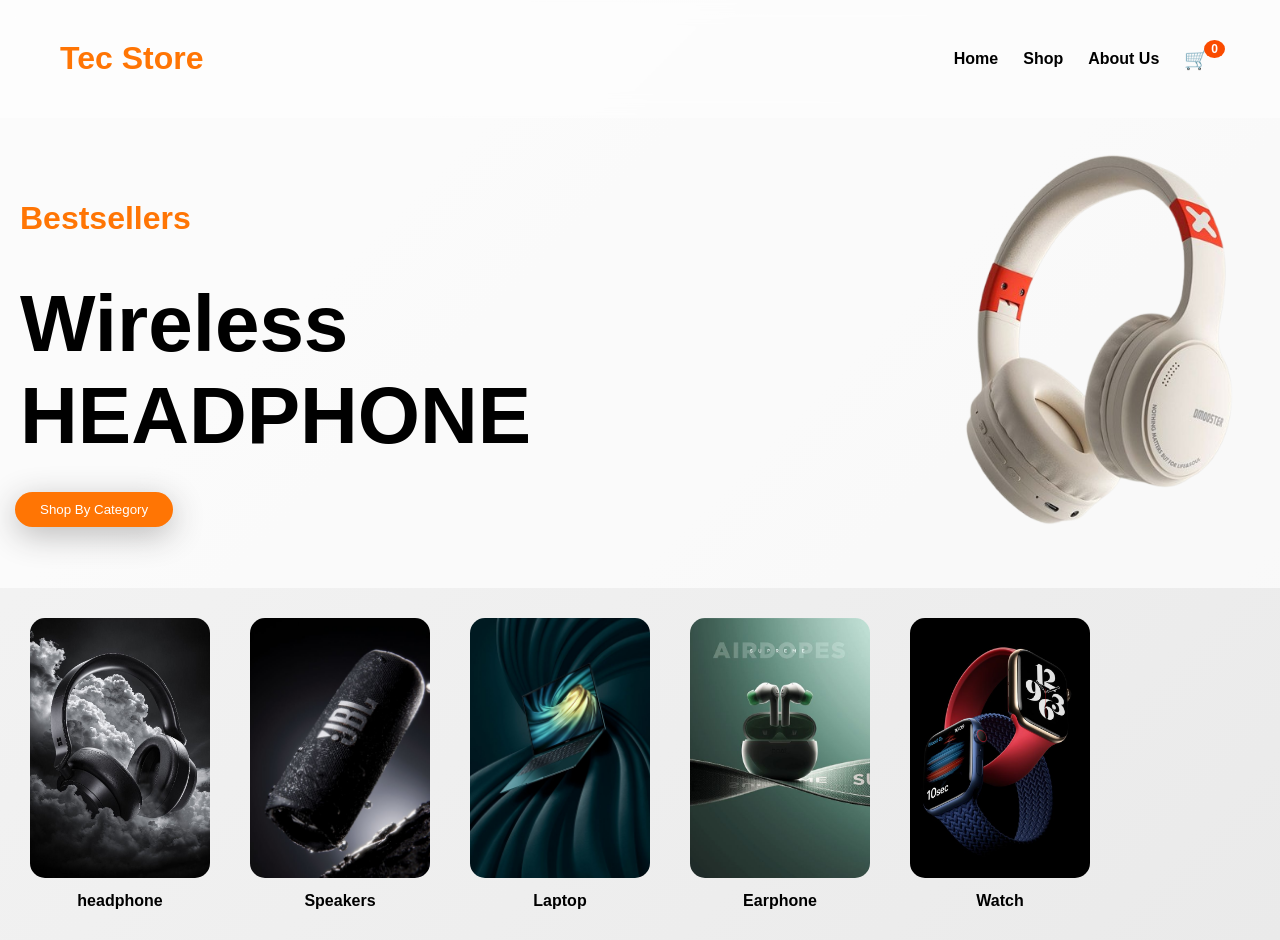
<file: E-commers/index.html>
<!DOCTYPE html>
<html lang="en">
<head>
    <meta charset="UTF-8">
    <title>Tec Store</title>
    <!-- تأكد إن ملفات الـ CSS مربوطة صح -->
    <link rel="stylesheet" href="style.css">
    <link rel="stylesheet" href="products.css"> 
</head>
<body>

<!-- Navbar الموحد المضاف إليه العربة -->
<div class="navbar">
    <h2 class="logo">Tec Store</h2>
    <ul class="menu">
        <li><a href="index.html">Home</a></li>
        <li><a href="products.html">Shop</a></li>
        <li><a href="about%20us.html">About Us</a></li>
        
        <!-- جزء العربة الذكي -->
        <li class="cart-wrapper">
            <div id="cart-icon" onclick="toggleCart()">
                🛒 <span id="cart-count">0</span>
            </div>
            <div id="cart-dropdown" class="cart-dropdown">
                <ul id="cart-items-list">
                    <li style="text-align:center; padding:10px;">العربة فارغة</li>
                </ul>
                <div class="cart-total">
                    <p>Total: $<span id="cart-total-price">0</span></p>
                    <button class="checkout-btn">Checkout</button>
                </div>
            </div>
        </li>
    </ul>
</div>

<div class="hero">
    <div class="hero-text">
        <h2>Bestsellers</h2>
        <h1>Wireless<br>HEADPHONE</h1>
        <a href="products.html">
            <button>Shop By Category</button>
        </a>
    </div>

    <div class="hero-img">
        <img src="img/headphone.png" alt="headphone">
    </div>
</div>

<div class="categories">
    <a href="Headphone.html" class="card-link">
        <div class="card">
            <img src="img/headphone1.jpg">
            <p>headphone</p>
        </div>
    </a>
    <a href="Speakers.html" class="card-link">
        <div class="card">
            <img src="img/Speaker.jpg">
            <p>Speakers</p>
        </div>
    </a>
    <a href="Laptop.html" class="card-link">
        <div class="card">
            <img src="img/laptop.jpg">
            <p>Laptop</p>
        </div>
    </a>
    <a href="Earphone.html" class="card-link">
        <div class="card">
            <img src="img/Earphone.jpg">
            <p>Earphone</p>
        </div>
    </a>
    <a href="Smart Watch.html" class="card-link">
        <div class="card">
            <img src="img/watch.jpg">
            <p>Watch</p>
        </div>
    </a>
</div>

<!-- ربط الجافا سكريبت مهم جداً هنا عشان العربة تشتغل -->
<script src="script.js"></script>
</body>
</html>
</file>
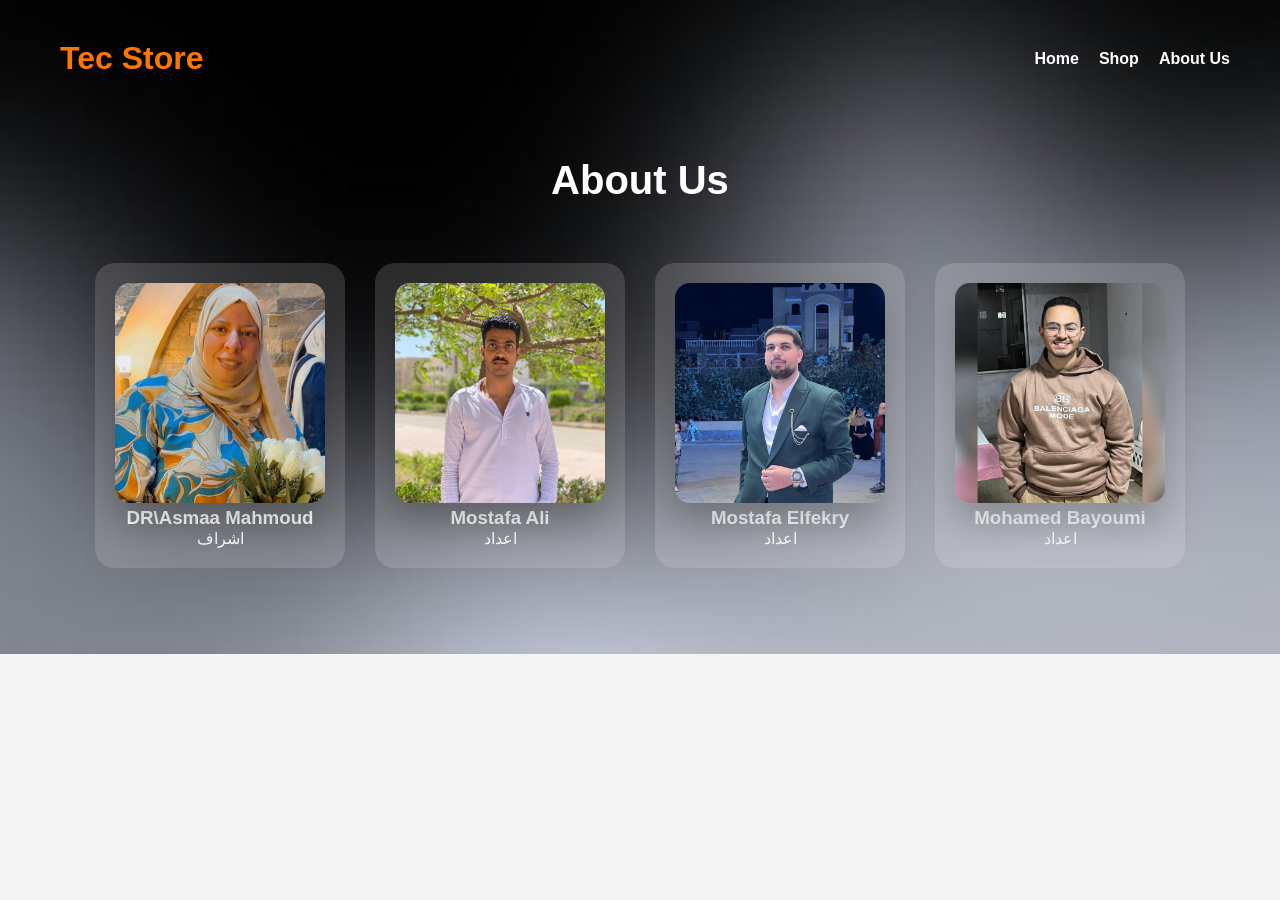
<file: E-commers/about us.html>
<!DOCTYPE html>
<html lang="en">
<head>
    <meta charset="UTF-8">
    <title>About Us</title>
    <link rel="stylesheet" href="style.css">
    <meta charset="UTF-8">
    <meta name="viewport" content="width=device-width, initial-scale=1.0">
    <title>About Us</title>
    <!-- ربط ملف CSS -->
    <link rel="stylesheet" href="about us.css">
</head>
<body>

<!-- Navbar -->
<div class="navbar">
    <h2 class="logo">Tec Store</h2>
    <ul class="menu">
        <li><a href="index.html">Home</a></li>
        <li><a href="products.html">Shop</a></li>
        <li><a href="about%20us.html">About Us</a></li>
    </ul>
</div>

<h1 class="page-title">About Us</h1>

<div class="about-container">
<div class="top-card">
<div class="about-card">
    <div class="about-img">
        <img src="img/about us/asmma.jpeg">
    </div>
    <h3>DR\Asmaa Mahmoud</h3>
    <p>اشراف</p>
    
</div>
</div>

<div class="bottom-cards">
<div class="about-card">
    <div class="about-img">
        <img src="img/about us/mostafa.jpeg">
    </div>
    <h3>Mostafa Ali</h3>
    <p>اعداد</p>
    
</div>

<div class="about-card">
    <div class="about-img">
        <img src="img/about us/mostafa elfekry.jpeg">
    </div>
    <h3> Mostafa Elfekry</h3>
    <p>اعداد</p>
   
</div>

<div class="about-card">
    <div class="about-img">
        <img src="img/about us/mohamed.jpeg">
    </div>
    <h3>Mohamed Bayoumi</h3>
    <p>اعداد</p>
    
</div>
</div>



</div>

</body>
</html>
</file>
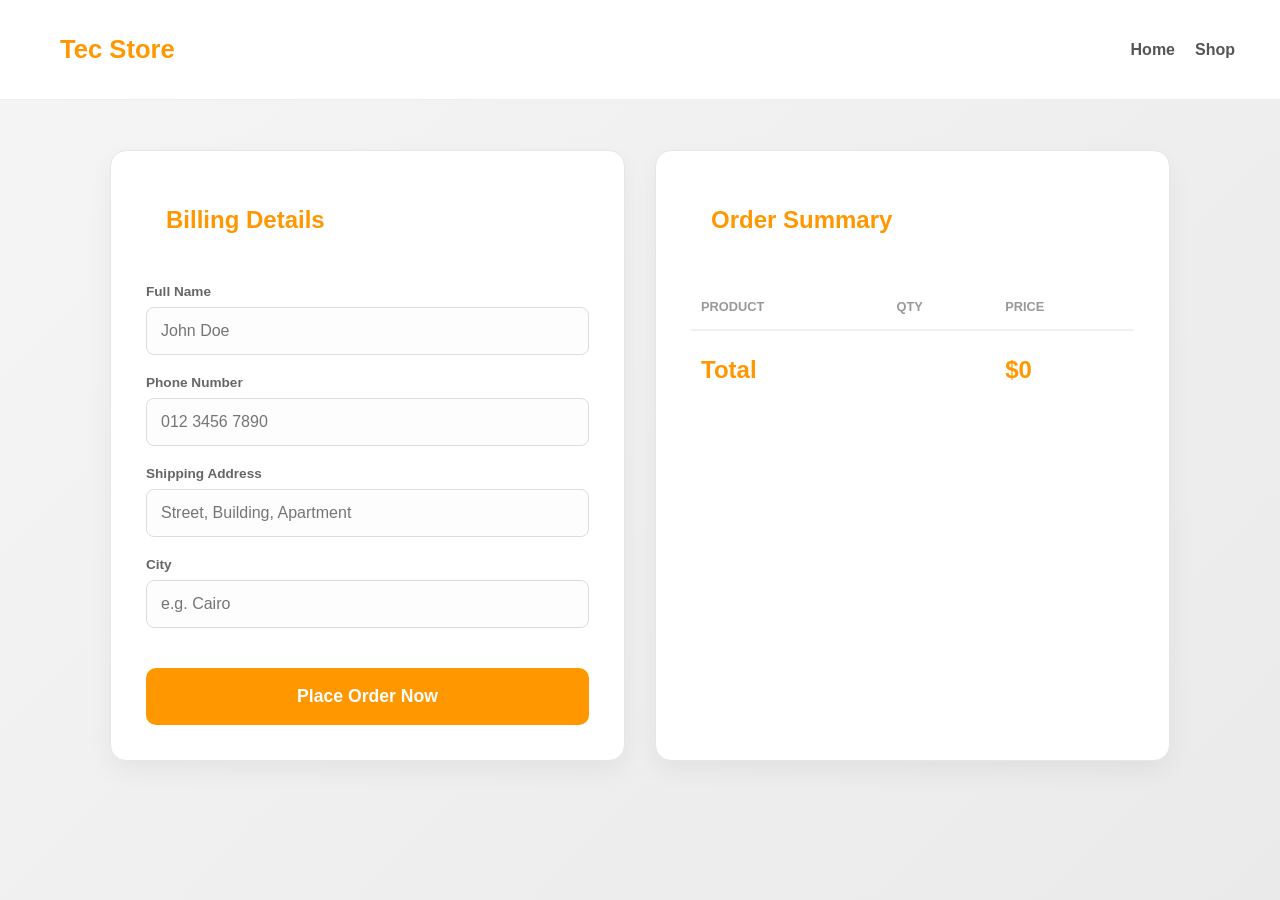
<file: E-commers/checkout.html>
<!DOCTYPE html>
<html lang="en">
<head>
    <meta charset="UTF-8">
    <title>Checkout - Tec Store</title>
    <link rel="stylesheet" href="style.css">
    <link rel="stylesheet" href="products.css">
    <style>
        /* ستايل الصفحة العام - أبيض ونظيف */
        body {
            background-color: #f4f7f6; /* رمادي فاتح جداً للخلفية الأساسية */
            margin: 0;
            font-family: 'Segoe UI', Roboto, Helvetica, Arial, sans-serif;
            color: #333;
        }

        .checkout-container {
            display: flex;
            flex-wrap: wrap;
            gap: 30px;
            padding: 50px 20px;
            justify-content: center;
            max-width: 1100px;
            margin: 0 auto;
        }

        /* الكروت باللون الأبيض الصريح مع ظل ناعم */
        .billing-form, .order-summary {
            background: #ffffff;
            padding: 35px;
            border-radius: 16px;
            box-shadow: 0 10px 25px rgba(0, 0, 0, 0.05); /* ظل خفيف جداً مودرن */
            min-width: 380px;
            flex: 1;
            border: 1px solid #e1e8e5;
        }

        h2 { 
            margin-bottom: 30px; 
            color: #ff9800; 
            font-weight: 700;
            font-size: 1.5rem;
            text-align: left;
            position: relative;
        }

        /* حقول الإدخال - ستايل مودرن */
        .input-group { margin-bottom: 20px; }
        .input-group label { 
            display: block; 
            margin-bottom: 8px; 
            font-weight: 600;
            font-size: 0.85rem;
            color: #666;
        }
        
        .input-group input {
            width: 100%;
            padding: 14px;
            border-radius: 8px;
            border: 1px solid #ddd;
            background: #fdfdfd;
            color: #333;
            font-size: 1rem;
            transition: all 0.3s ease;
            box-sizing: border-box; /* لضمان عدم خروج الإدخال عن الحاوية */
        }

        .input-group input:focus {
            border-color: #ff9800;
            background: #fff;
            box-shadow: 0 0 0 4px rgba(255, 152, 0, 0.1);
            outline: none;
        }

        /* الجدول - بسيط ومنظم */
        table { width: 100%; border-collapse: collapse; }
        table th { 
            text-align: left; 
            padding: 15px 10px; 
            border-bottom: 2px solid #f0f0f0; 
            color: #999;
            font-size: 0.8rem;
            text-transform: uppercase;
        }
        table td { 
            padding: 20px 10px; 
            border-bottom: 1px solid #f9f9f9; 
            color: #444;
            font-weight: 500;
        }

        .total-row td {
            font-size: 1.5rem;
            color: #ff9800 !important;
            font-weight: 800;
            border-top: 2px solid #ff9800;
            border-bottom: none;
            padding-top: 25px;
        }

        /* زر التأكيد البرتقالي */
        .confirm-btn {
            width: 100%;
            padding: 18px;
            background-color: #ff9800;
            color: white;
            border: none;
            border-radius: 10px;
            cursor: pointer;
            font-size: 1.1rem;
            font-weight: bold;
            margin-top: 20px;
            transition: background 0.3s ease, transform 0.2s ease;
        }

        .confirm-btn:hover { 
            background-color: #e68a00;
            transform: translateY(-2px);
        }

        /* النافبار - ستايل أبيض */
        .navbar { 
            background: #ffffff; 
            padding: 15px 40px; 
            border-bottom: 1px solid #eee;
            display: flex; 
            justify-content: space-between; 
            align-items: center; 
        }
        .navbar .logo { color: #ff9800; margin: 0; font-size: 1.6rem; }
        .navbar .menu { display: flex; list-style: none; gap: 20px; margin: 0; }
        .navbar .menu li a { color: #555; text-decoration: none; font-weight: 600; }
        .navbar .menu li a:hover { color: #ff9800; }
    </style>
</head>
<body>

<div class="navbar">
    <h2 class="logo">Tec Store</h2>
    <ul class="menu">
        <li><a href="index.html">Home</a></li>
        <li><a href="products.html">Shop</a></li>
    </ul>
</div>

<div class="checkout-container">
    <!-- فورم البيانات -->
    <div class="billing-form">
        <h2>Billing Details</h2>
        <form id="checkout-form">
            <div class="input-group">
                <label>Full Name</label>
                <input type="text" id="name" placeholder="John Doe" required>
            </div>
            <div class="input-group">
                <label>Phone Number</label>
                <input type="tel" id="phone" placeholder="012 3456 7890" required>
            </div>
            <div class="input-group">
                <label>Shipping Address</label>
                <input type="text" id="address" placeholder="Street, Building, Apartment" required>
            </div>
            <div class="input-group">
                <label>City</label>
                <input type="text" id="city" placeholder="e.g. Cairo" required>
            </div>
            <button type="submit" class="confirm-btn">Place Order Now</button>
        </form>
    </div>

    <!-- ملخص الطلب -->
    <div class="order-summary">
        <h2>Order Summary</h2>
        <table>
            <thead>
                <tr>
                    <th>Product</th>
                    <th>Qty</th>
                    <th>Price</th>
                </tr>
            </thead>
            <tbody id="checkout-items-body">
                <!-- Data from JS -->
            </tbody>
            <tfoot>
                <tr class="total-row">
                    <td colspan="2">Total</td>
                    <td id="final-total">$0</td>
                </tr>
            </tfoot>
        </table>
    </div>
</div>

<script>
    function loadCheckout() {
        let cart = JSON.parse(localStorage.getItem('cart')) || [];
        let tableBody = document.getElementById('checkout-items-body');
        let finalTotal = 0;
        tableBody.innerHTML = '';

        if (Array.isArray(cart)) {
            cart.forEach(item => {
                let subtotal = item.price * item.qty;
                finalTotal += subtotal;
                tableBody.innerHTML += `
                    <tr>
                        <td>${item.name}</td>
                        <td style="color:#888;">x${item.qty}</td>
                        <td style="font-weight:bold;">$${subtotal}</td>
                    </tr>`;
            });
        }
        document.getElementById('final-total').innerText = '$' + finalTotal;
    }

    document.getElementById('checkout-form').addEventListener('submit', function(e) {
        e.preventDefault();
        const userName = document.getElementById('name').value;
        alert('Thank you, ' + userName + '! Your order has been placed successfully.');
        localStorage.removeItem('cart'); 
        window.location.href = 'index.html'; 
    });

    loadCheckout();
</script>

</body>
</html>
</file>
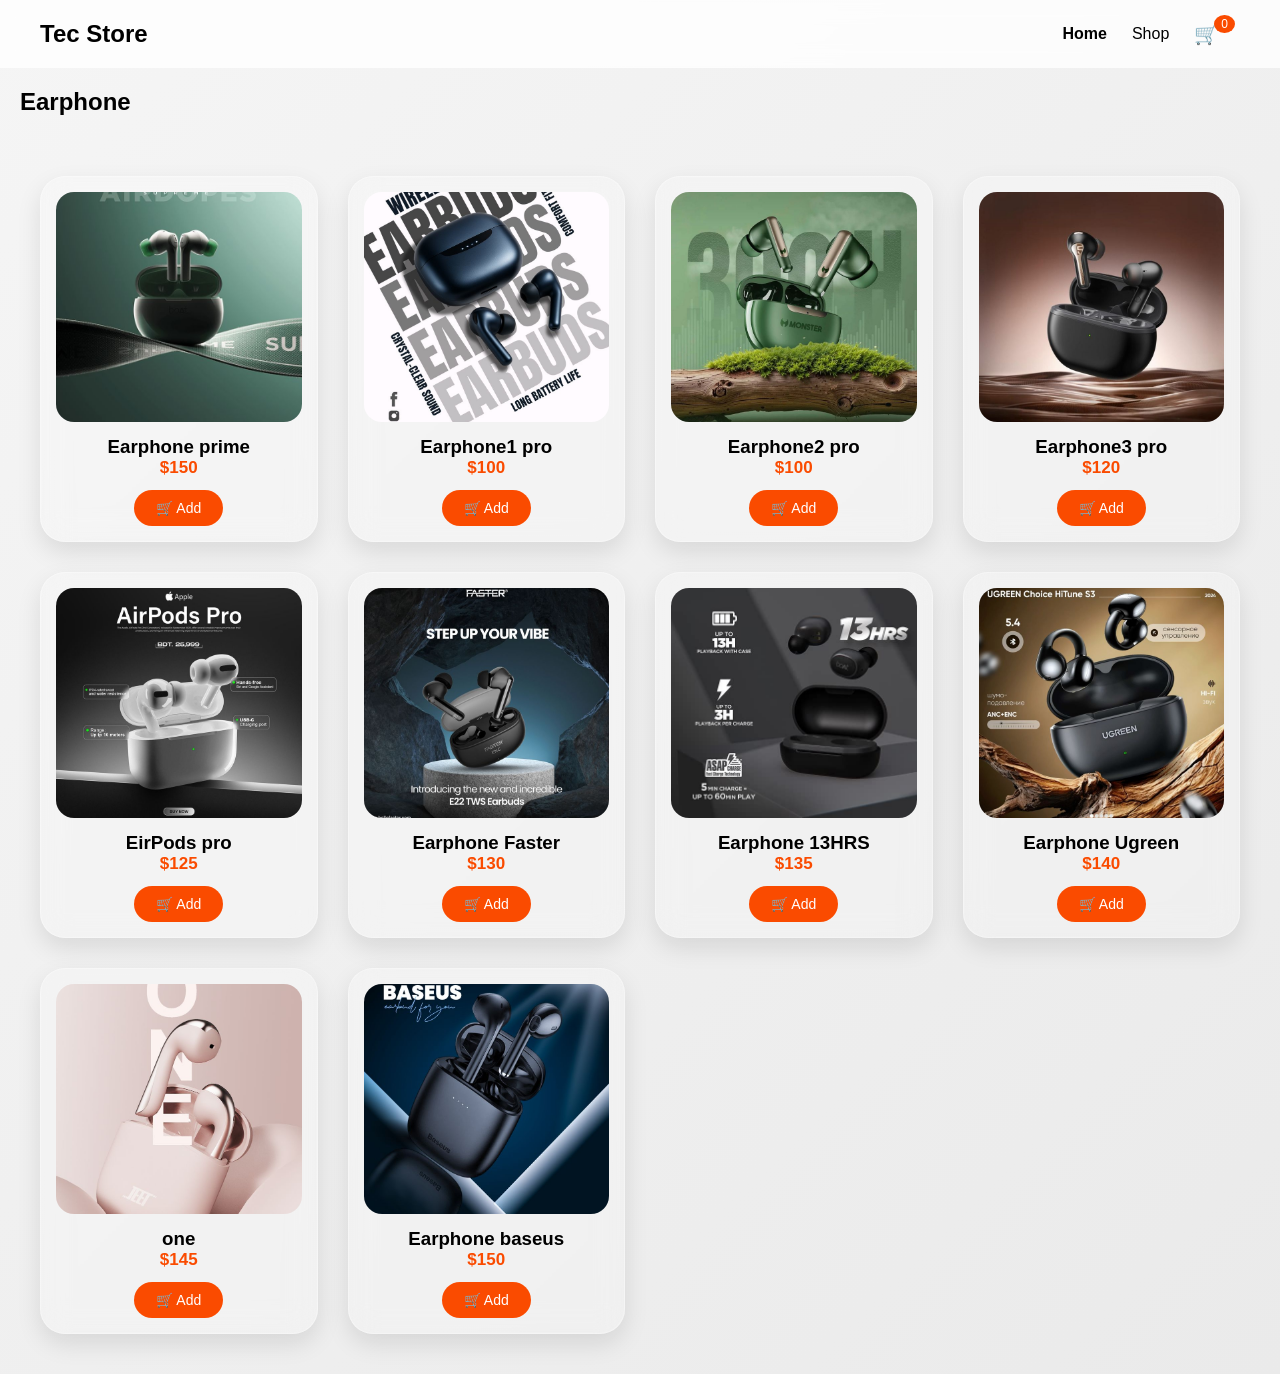
<file: E-commers/Earphone.html>
<!DOCTYPE html>
<html lang="en">
<head>
    <meta charset="UTF-8">
    <title>Earphone</title>
    <link rel="stylesheet" href="products.css">
</head>
<body>

<!-- Navbar الموحد لكل الصفحات -->
<div class="navbar">
    <h2 class="logo">Tec Store</h2>
    <ul class="menu">
        <li><a href="index.html">Home</a></li>
        <li>Shop</li>
        <!-- أيقونة العربة والقائمة المنسدلة -->
        <li class="cart-wrapper">
            <div id="cart-icon" onclick="toggleCart()">
                🛒 <span id="cart-count">0</span>
            </div>
            <div id="cart-dropdown" class="cart-dropdown">
                <ul id="cart-items-list">
                    <li style="text-align:center; padding:10px;">العربة فارغة</li>
                </ul>
                <div class="cart-total">
                    <p>Total: $<span id="cart-total-price">0</span></p>
                    <button class="checkout-btn">Checkout</button>
                </div>
            </div>
        </li>
    </ul>
</div>

<h2 style="padding:20px;">Earphone</h2>

<div class="products">

    <!-- المنتج 1 -->
    <div class="product-card">
        <img src="img/Earphone.jpg">
        <h3>Earphone prime</h3>
        <p class="price">$150</p>
        <div class="action-area">
            <button class="add-btn" onclick="addToCart(this, 'Earphone prime', 150)">🛒 Add</button>
            <div class="counter" style="display: none;">
                <button onclick="changeQty(this, -1, 'Earphone prime')">-</button>
                <span class="qty">1</span>
                <button onclick="changeQty(this, 1, 'Earphone prime')">+</button>
            </div>
        </div>
    </div>

    <!-- المنتج 2 -->
    <div class="product-card">
        <img src="img/Earphones/Earphone1.jpg">
        <h3>Earphone1 pro</h3>
        <p class="price">$100</p>
        <div class="action-area">
            <button class="add-btn" onclick="addToCart(this, 'Earphone1 pro', 100)">🛒 Add</button>
            <div class="counter" style="display: none;">
                <button onclick="changeQty(this, -1, 'Earphone1 pro')">-</button>
                <span class="qty">1</span>
                <button onclick="changeQty(this, 1, 'Earphone1 pro')">+</button>
            </div>
        </div>
    </div>

    <!-- المنتج 3 -->
    <div class="product-card">
        <img src="img/Earphones/Earphone2.jpg">
        <h3>Earphone2 pro</h3>
        <p class="price">$100</p>
        <div class="action-area">
            <button class="add-btn" onclick="addToCart(this, 'Earphone2 pro', 100)">🛒 Add</button>
            <div class="counter" style="display: none;">
                <button onclick="changeQty(this, -1, 'Earphone2 pro')">-</button>
                <span class="qty">1</span>
                <button onclick="changeQty(this, 1, 'Earphone2 pro')">+</button>
            </div>
        </div>
    </div>

    <!-- المنتج 4 -->
    <div class="product-card">
        <img src="img/Earphones/Earphone3.jpg">
        <h3>Earphone3 pro</h3>
        <p class="price">$120</p>
        <div class="action-area">
            <button class="add-btn" onclick="addToCart(this, 'Earphone3 pro', 120)">🛒 Add</button>
            <div class="counter" style="display: none;">
                <button onclick="changeQty(this, -1, 'Earphone3 pro')">-</button>
                <span class="qty">1</span>
                <button onclick="changeQty(this, 1, 'Earphone3 pro')">+</button>
            </div>
        </div>
    </div>

    <!-- المنتج 5 -->
    <div class="product-card">
        <img src="img/Earphones/Earphone4.jpg">
        <h3>EirPods pro</h3>
        <p class="price">$125</p>
        <div class="action-area">
            <button class="add-btn" onclick="addToCart(this, 'EirPods pro', 125)">🛒 Add</button>
            <div class="counter" style="display: none;">
                <button onclick="changeQty(this, -1, 'EirPods pro')">-</button>
                <span class="qty">1</span>
                <button onclick="changeQty(this, 1, 'EirPods pro')">+</button>
            </div>
        </div>
    </div>

    <!-- المنتج 6 -->
    <div class="product-card">
        <img src="img/Earphones/Earphone5.jpg">
        <h3>Earphone Faster</h3>
        <p class="price">$130</p>
        <div class="action-area">
            <button class="add-btn" onclick="addToCart(this, 'Earphone Faster', 130)">🛒 Add</button>
            <div class="counter" style="display: none;">
                <button onclick="changeQty(this, -1, 'Earphone Faster')">-</button>
                <span class="qty">1</span>
                <button onclick="changeQty(this, 1, 'Earphone Faster')">+</button>
            </div>
        </div>
    </div>

    <!-- المنتج 7 -->
    <div class="product-card">
        <img src="img/Earphones/Earphone6.jpg">
        <h3>Earphone 13HRS</h3>
        <p class="price">$135</p>
        <div class="action-area">
            <button class="add-btn" onclick="addToCart(this, 'Earphone 13HRS', 135)">🛒 Add</button>
            <div class="counter" style="display: none;">
                <button onclick="changeQty(this, -1, 'Earphone 13HRS')">-</button>
                <span class="qty">1</span>
                <button onclick="changeQty(this, 1, 'Earphone 13HRS')">+</button>
            </div>
        </div>
    </div>

    <!-- المنتج 8 -->
    <div class="product-card">
        <img src="img/Earphones/Earphone7.jpg">
        <h3>Earphone Ugreen</h3>
        <p class="price">$140</p>
        <div class="action-area">
            <button class="add-btn" onclick="addToCart(this, 'Earphone Ugreen', 140)">🛒 Add</button>
            <div class="counter" style="display: none;">
                <button onclick="changeQty(this, -1, 'Earphone Ugreen')">-</button>
                <span class="qty">1</span>
                <button onclick="changeQty(this, 1, 'Earphone Ugreen')">+</button>
            </div>
        </div>
    </div>

    <!-- المنتج 9 -->
    <div class="product-card">
        <img src="img/Earphones/Earphone8.jpg">
        <h3>one</h3>
        <p class="price">$145</p>
        <div class="action-area">
            <button class="add-btn" onclick="addToCart(this, 'one', 145)">🛒 Add</button>
            <div class="counter" style="display: none;">
                <button onclick="changeQty(this, -1, 'one')">-</button>
                <span class="qty">1</span>
                <button onclick="changeQty(this, 1, 'one')">+</button>
            </div>
        </div>
    </div>

    <!-- المنتج 10 -->
    <div class="product-card">
        <img src="img/Earphones/Earphone9.jpg">
        <h3>Earphone baseus</h3>
        <p class="price">$150</p>
        <div class="action-area">
            <button class="add-btn" onclick="addToCart(this, 'Earphone baseus', 150)">🛒 Add</button>
            <div class="counter" style="display: none;">
                <button onclick="changeQty(this, -1, 'Earphone baseus')">-</button>
                <span class="qty">1</span>
                <button onclick="changeQty(this, 1, 'Earphone baseus')">+</button>
            </div>
        </div>
    </div>

</div>

<!-- ربط ملف الجافا سكريبت -->
<script src="script.js"></script>
</body>
</html>
</file>
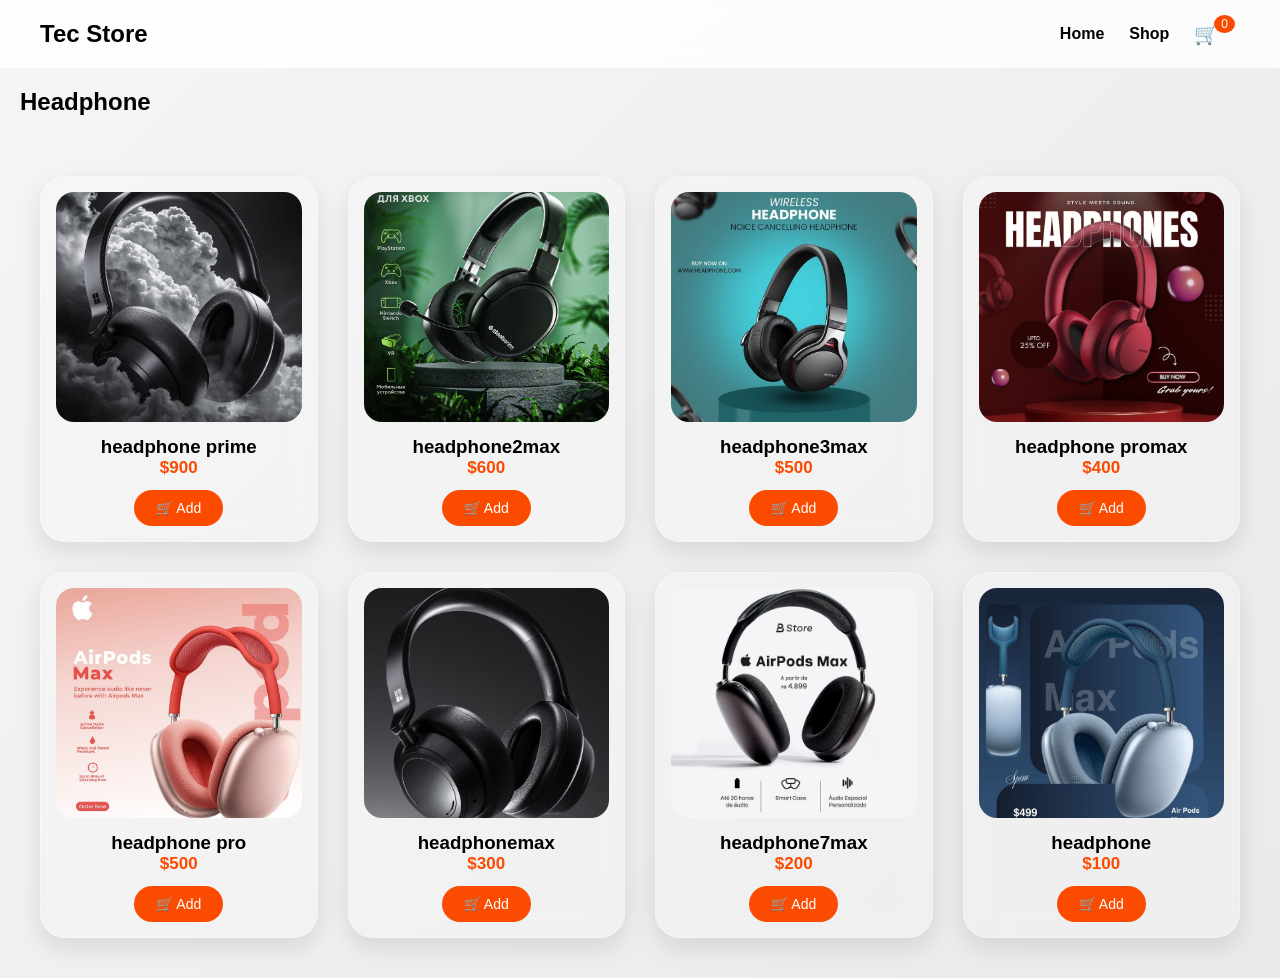
<file: E-commers/Headphone.html>
<!DOCTYPE html>
<html lang="en">
<head>
    <meta charset="UTF-8">
    <title>Headphone</title>
    <link rel="stylesheet" href="products.css">
</head>
<body>

<!-- Navbar الموحد -->
<div class="navbar">
    <h2 class="logo">Tec Store</h2>
    <ul class="menu">
        <li><a href="index.html">Home</a></li>
        <li><a href="products.html">Shop</a></li>
        <!-- أيقونة العربة -->
        <li class="cart-wrapper">
            <div id="cart-icon" onclick="toggleCart()">
                🛒 <span id="cart-count">0</span>
            </div>
            <div id="cart-dropdown" class="cart-dropdown">
                <ul id="cart-items-list">
                    <li style="text-align:center; padding:10px;">العربة فارغة</li>
                </ul>
                <div class="cart-total">
                    <p>Total: $<span id="cart-total-price">0</span></p>
                    <button class="checkout-btn">Checkout</button>
                </div>
            </div>
        </li>
    </ul>
</div>

<h2 style="padding:20px;">Headphone</h2>

<div class="products">

    <!-- المنتج 1 -->
    <div class="product-card">
        <img src="img/headphone1.jpg">
        <h3>headphone prime</h3>
        <p class="price">$900</p>
        <div class="action-area">
            <button class="add-btn" onclick="addToCart(this, 'headphone prime', 900)">🛒 Add</button>
            <div class="counter" style="display: none;">
                <button onclick="changeQty(this, -1, 'headphone prime')">-</button>
                <span class="qty">1</span>
                <button onclick="changeQty(this, 1, 'headphone prime')">+</button>
            </div>
        </div>
    </div>

    <!-- المنتج 2 -->
    <div class="product-card">
        <img src="img/headphones/headphone2.jpg">
        <h3>headphone2max</h3>
        <p class="price">$600</p>
        <div class="action-area">
            <button class="add-btn" onclick="addToCart(this, 'headphone2max', 600)">🛒 Add</button>
            <div class="counter" style="display: none;">
                <button onclick="changeQty(this, -1, 'headphone2max')">-</button>
                <span class="qty">1</span>
                <button onclick="changeQty(this, 1, 'headphone2max')">+</button>
            </div>
        </div>
    </div>

    <!-- المنتج 3 -->
    <div class="product-card">
        <img src="img/headphones/headphone3.jpg">
        <h3>headphone3max</h3>
        <p class="price">$500</p>
        <div class="action-area">
            <button class="add-btn" onclick="addToCart(this, 'headphone3max', 500)">🛒 Add</button>
            <div class="counter" style="display: none;">
                <button onclick="changeQty(this, -1, 'headphone3max')">-</button>
                <span class="qty">1</span>
                <button onclick="changeQty(this, 1, 'headphone3max')">+</button>
            </div>
        </div>
    </div>

    <!-- المنتج 4 -->
    <div class="product-card">
        <img src="img/headphones/headphone4.jpg">
        <h3>headphone promax</h3>
        <p class="price">$400</p>
        <div class="action-area">
            <button class="add-btn" onclick="addToCart(this, 'headphone promax', 400)">🛒 Add</button>
            <div class="counter" style="display: none;">
                <button onclick="changeQty(this, -1, 'headphone promax')">-</button>
                <span class="qty">1</span>
                <button onclick="changeQty(this, 1, 'headphone promax')">+</button>
            </div>
        </div>
    </div>

    <!-- المنتج 5 -->
    <div class="product-card">
        <img src="img/headphones/headphone5.jpg">
        <h3>headphone pro</h3>
        <p class="price">$500</p>
        <div class="action-area">
            <button class="add-btn" onclick="addToCart(this, 'headphone pro', 500)">🛒 Add</button>
            <div class="counter" style="display: none;">
                <button onclick="changeQty(this, -1, 'headphone pro')">-</button>
                <span class="qty">1</span>
                <button onclick="changeQty(this, 1, 'headphone pro')">+</button>
            </div>
        </div>
    </div>

    <!-- المنتج 6 -->
    <div class="product-card">
        <img src="img/headphones/headphone6.jpg">
        <h3>headphonemax</h3>
        <p class="price">$300</p>
        <div class="action-area">
            <button class="add-btn" onclick="addToCart(this, 'headphonemax', 300)">🛒 Add</button>
            <div class="counter" style="display: none;">
                <button onclick="changeQty(this, -1, 'headphonemax')">-</button>
                <span class="qty">1</span>
                <button onclick="changeQty(this, 1, 'headphonemax')">+</button>
            </div>
        </div>
    </div>

    <!-- المنتج 7 -->
    <div class="product-card">
        <img src="img/headphones/headphone7.jpg">
        <h3>headphone7max</h3>
        <p class="price">$200</p>
        <div class="action-area">
            <button class="add-btn" onclick="addToCart(this, 'headphone7max', 200)">🛒 Add</button>
            <div class="counter" style="display: none;">
                <button onclick="changeQty(this, -1, 'headphone7max')">-</button>
                <span class="qty">1</span>
                <button onclick="changeQty(this, 1, 'headphone7max')">+</button>
            </div>
        </div>
    </div>

    <!-- المنتج 8 -->
    <div class="product-card">
        <img src="img/headphones/headphone8.jpg">
        <h3>headphone</h3>
        <p class="price">$100</p>
        <div class="action-area">
            <button class="add-btn" onclick="addToCart(this, 'headphone', 100)">🛒 Add</button>
            <div class="counter" style="display: none;">
                <button onclick="changeQty(this, -1, 'headphone')">-</button>
                <span class="qty">1</span>
                <button onclick="changeQty(this, 1, 'headphone')">+</button>
            </div>
        </div>
    </div>

</div>

<!-- ربط ملف الـ JS -->
<script src="script.js"></script>
</body>
</html>
</file>
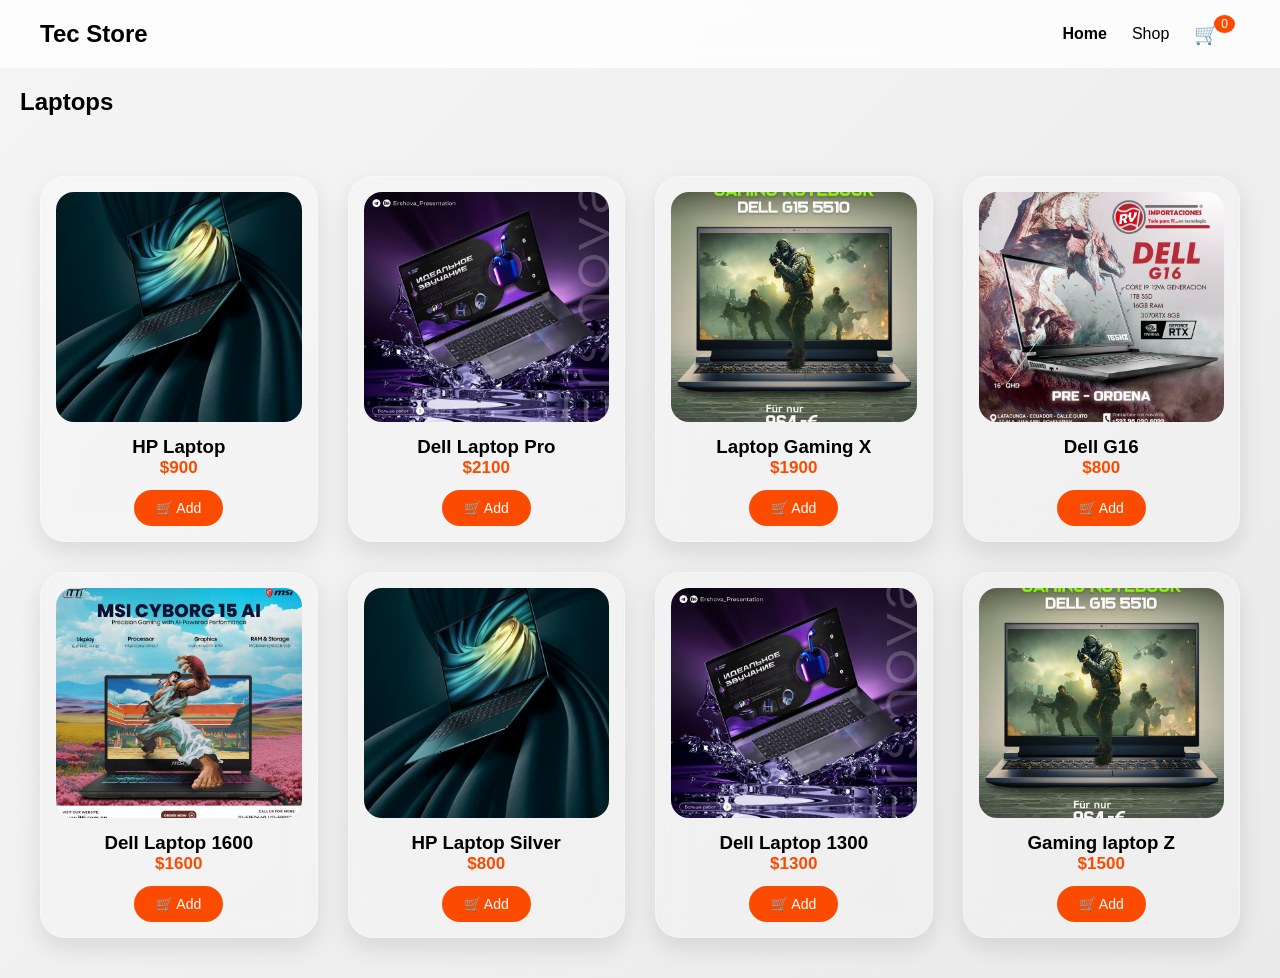
<file: E-commers/Laptop.html>
<!DOCTYPE html>
<html lang="en">
<head>
    <meta charset="UTF-8">
    <title>Laptops</title>
    <link rel="stylesheet" href="products.css">
</head>
<body>

<!-- Navbar الموحد -->
<div class="navbar">
    <h2 class="logo">Tec Store</h2>
    <ul class="menu">
        <li><a href="index.html">Home</a></li>
        <li>Shop</li>
        <!-- أيقونة العربة والقائمة المنسدلة -->
        <li class="cart-wrapper">
            <div id="cart-icon" onclick="toggleCart()">
                🛒 <span id="cart-count">0</span>
            </div>
            <div id="cart-dropdown" class="cart-dropdown">
                <ul id="cart-items-list">
                    <li style="text-align:center; padding:10px;">العربة فارغة</li>
                </ul>
                <div class="cart-total">
                    <p>Total: $<span id="cart-total-price">0</span></p>
                    <button class="checkout-btn">Checkout</button>
                </div>
            </div>
        </li>
    </ul>
</div>

<h2 style="padding:20px;">Laptops</h2>

<div class="products">

    <!-- المنتج 1 -->
    <div class="product-card">
        <img src="img/laptop.jpg">
        <h3>HP Laptop</h3>
        <p class="price">$900</p>
        <div class="action-area">
            <button class="add-btn" onclick="addToCart(this, 'HP Laptop', 900)">🛒 Add</button>
            <div class="counter" style="display: none;">
                <button onclick="changeQty(this, -1, 'HP Laptop')">-</button>
                <span class="qty">1</span>
                <button onclick="changeQty(this, 1, 'HP Laptop')">+</button>
            </div>
        </div>
    </div>

    <!-- المنتج 2 -->
    <div class="product-card">
        <img src="img/laptop2.jpg">
        <h3>Dell Laptop Pro</h3>
        <p class="price">$2100</p>
        <div class="action-area">
            <button class="add-btn" onclick="addToCart(this, 'Dell Laptop Pro', 2100)">🛒 Add</button>
            <div class="counter" style="display: none;">
                <button onclick="changeQty(this, -1, 'Dell Laptop Pro')">-</button>
                <span class="qty">1</span>
                <button onclick="changeQty(this, 1, 'Dell Laptop Pro')">+</button>
            </div>
        </div>
    </div>

    <!-- المنتج 3 -->
    <div class="product-card">
        <img src="img/laptop3.jpg">
        <h3>Laptop Gaming X</h3>
        <p class="price">$1900</p>
        <div class="action-area">
            <button class="add-btn" onclick="addToCart(this, 'Laptop Gaming X', 1900)">🛒 Add</button>
            <div class="counter" style="display: none;">
                <button onclick="changeQty(this, -1, 'Laptop Gaming X')">-</button>
                <span class="qty">1</span>
                <button onclick="changeQty(this, 1, 'Laptop Gaming X')">+</button>
            </div>
        </div>
    </div>

    <!-- المنتج 4 -->
    <div class="product-card">
        <img src="img/laptop4.jpg">
        <h3>Dell G16</h3>
        <p class="price">$800</p>
        <div class="action-area">
            <button class="add-btn" onclick="addToCart(this, 'Dell G16', 800)">🛒 Add</button>
            <div class="counter" style="display: none;">
                <button onclick="changeQty(this, -1, 'Dell G16')">-</button>
                <span class="qty">1</span>
                <button onclick="changeQty(this, 1, 'Dell G16')">+</button>
            </div>
        </div>
    </div>

    <!-- المنتج 5 -->
    <div class="product-card">
        <img src="img/laptop5.jpg">
        <h3>Dell Laptop 1600</h3>
        <p class="price">$1600</p>
        <div class="action-area">
            <button class="add-btn" onclick="addToCart(this, 'Dell Laptop 1600', 1600)">🛒 Add</button>
            <div class="counter" style="display: none;">
                <button onclick="changeQty(this, -1, 'Dell Laptop 1600')">-</button>
                <span class="qty">1</span>
                <button onclick="changeQty(this, 1, 'Dell Laptop 1600')">+</button>
            </div>
        </div>
    </div>

    <!-- المنتج 6 -->
    <div class="product-card">
        <img src="img/laptop.jpg">
        <h3>HP Laptop Silver</h3>
        <p class="price">$800</p>
        <div class="action-area">
            <button class="add-btn" onclick="addToCart(this, 'HP Laptop Silver', 800)">🛒 Add</button>
            <div class="counter" style="display: none;">
                <button onclick="changeQty(this, -1, 'HP Laptop Silver')">-</button>
                <span class="qty">1</span>
                <button onclick="changeQty(this, 1, 'HP Laptop Silver')">+</button>
            </div>
        </div>
    </div>

    <!-- المنتج 7 -->
    <div class="product-card">
        <img src="img/laptop2.jpg">
        <h3>Dell Laptop 1300</h3>
        <p class="price">$1300</p>
        <div class="action-area">
            <button class="add-btn" onclick="addToCart(this, 'Dell Laptop 1300', 1300)">🛒 Add</button>
            <div class="counter" style="display: none;">
                <button onclick="changeQty(this, -1, 'Dell Laptop 1300')">-</button>
                <span class="qty">1</span>
                <button onclick="changeQty(this, 1, 'Dell Laptop 1300')">+</button>
            </div>
        </div>
    </div>

    <!-- المنتج 8 -->
    <div class="product-card">
        <img src="img/laptop3.jpg">
        <h3>Gaming laptop Z</h3>
        <p class="price">$1500</p>
        <div class="action-area">
            <button class="add-btn" onclick="addToCart(this, 'Gaming laptop Z', 1500)">🛒 Add</button>
            <div class="counter" style="display: none;">
                <button onclick="changeQty(this, -1, 'Gaming laptop Z')">-</button>
                <span class="qty">1</span>
                <button onclick="changeQty(this, 1, 'Gaming laptop Z')">+</button>
            </div>
        </div>
    </div>

</div>

<!-- ربط ملف الـ JS -->
<script src="script.js"></script>
</body>
</html>
</file>
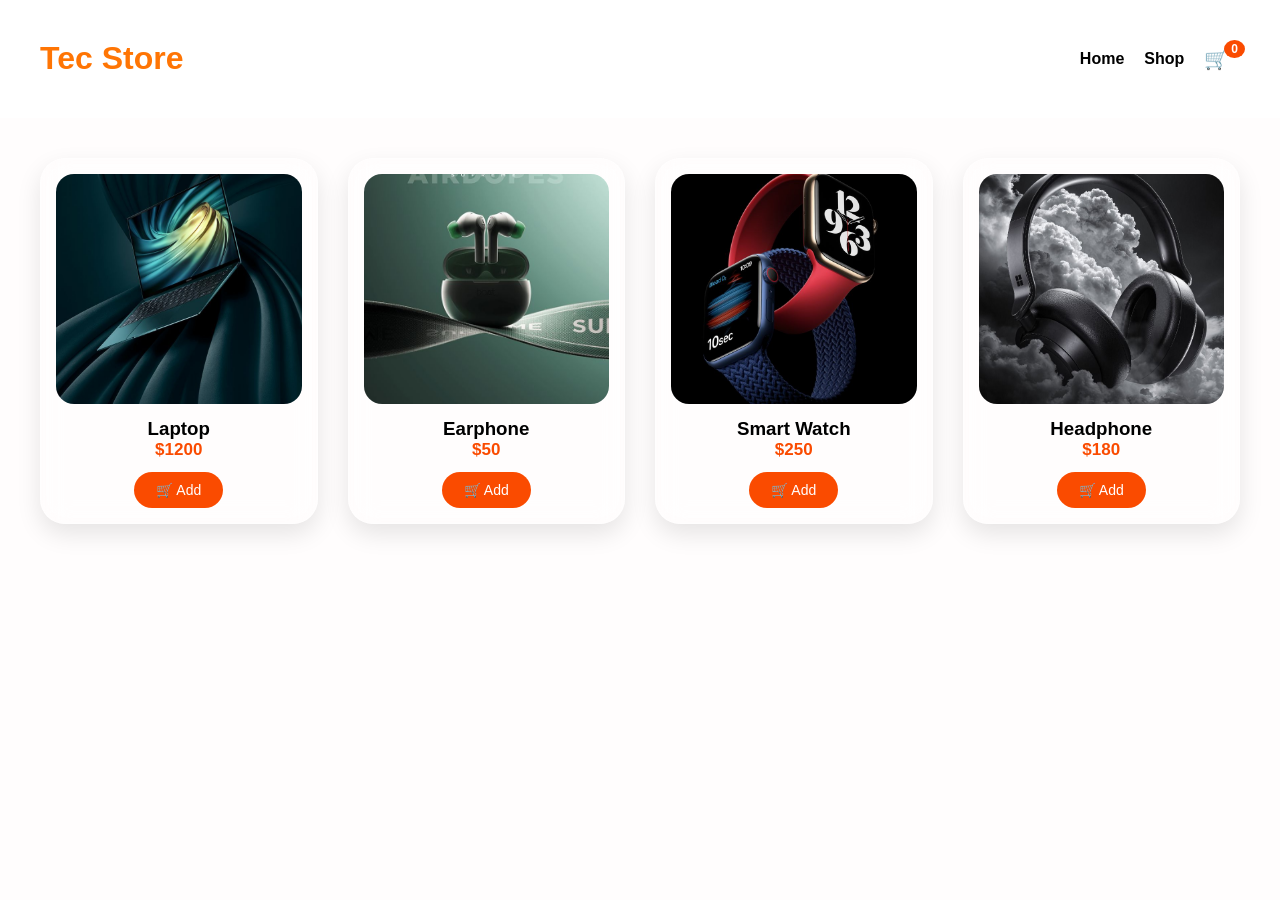
<file: E-commers/products.html>
<!DOCTYPE html>
<html lang="en">
<head>
    <meta charset="UTF-8">
    <title>Products</title>
    <link rel="stylesheet" href="products.css">
    <!-- هنربط ملف الـ CSS الجديد هنا -->
    <link rel="stylesheet" href="style.css">
</head>
<body>

<!-- Navbar -->
<div class="navbar">
    <h2 class="logo">Tec Store</h2>
    <ul class="menu">
        <li><a href="index.html">Home</a></li>
        <li>Shop</li>
        <!-- أيقونة العربة الجديدة -->
        <li class="cart-wrapper">
            <div id="cart-icon" onclick="toggleCart()">
                🛒 <span id="cart-count">0</span>
            </div>
            <!-- القائمة المنسدلة للعربة -->
            <div id="cart-dropdown" class="cart-dropdown">
                <ul id="cart-items-list">
                    <li class="empty-msg">العربة فارغة</li>
                </ul>
                <div class="cart-total">
                    <p>Total: $<span id="cart-total-price">0</span></p>
                    <button class="checkout-btn">Checkout</button>
                </div>
            </div>
        </li>
    </ul>
</div>

<!-- Products -->
<div class="products">

    <!-- المنتج 1 -->
    <div class="product-card">
        <img src="img/laptop.jpg">
        <h3>Laptop</h3>
        <p class="price">$1200</p>
        <div class="action-area">
            <button class="add-btn" onclick="addToCart(this, 'Laptop', 1200)">🛒 Add</button>
            <div class="counter" style="display: none;">
                <button onclick="changeQty(this, -1, 'Laptop')">-</button>
                <span class="qty">1</span>
                <button onclick="changeQty(this, 1, 'Laptop')">+</button>
            </div>
        </div>
    </div>

    <!-- المنتج 2 -->
    <div class="product-card">
        <img src="img/Earphone.jpg">
        <h3>Earphone</h3>
        <p class="price">$50</p> <!-- عدلت السعر عشان التجربة -->
        <div class="action-area">
            <button class="add-btn" onclick="addToCart(this, 'Earphone', 50)">🛒 Add</button>
            <div class="counter" style="display: none;">
                <button onclick="changeQty(this, -1, 'Earphone')">-</button>
                <span class="qty">1</span>
                <button onclick="changeQty(this, 1, 'Earphone')">+</button>
            </div>
        </div>
    </div>

    <!-- المنتج 3 -->
    <div class="product-card">
        <img src="img/watch.jpg">
        <h3>Smart Watch</h3>
        <p class="price">$250</p>
        <div class="action-area">
            <button class="add-btn" onclick="addToCart(this, 'Smart Watch', 250)">🛒 Add</button>
            <div class="counter" style="display: none;">
                <button onclick="changeQty(this, -1, 'Smart Watch')">-</button>
                <span class="qty">1</span>
                <button onclick="changeQty(this, 1, 'Smart Watch')">+</button>
            </div>
        </div>
    </div>

    <!-- المنتج 4 -->
    <div class="product-card">
        <img src="img/headphone1.jpg">
        <h3>Headphone</h3>
        <p class="price">$180</p>
        <div class="action-area">
            <button class="add-btn" onclick="addToCart(this, 'Headphone', 180)">🛒 Add</button>
            <div class="counter" style="display: none;">
                <button onclick="changeQty(this, -1, 'Headphone')">-</button>
                <span class="qty">1</span>
                <button onclick="changeQty(this, 1, 'Headphone')">+</button>
            </div>
        </div>
    </div>

</div>

<!-- هنربط ملف الجافا سكريبت في الآخر -->
<script src="script.js"></script>
</body>
</html>
</file>
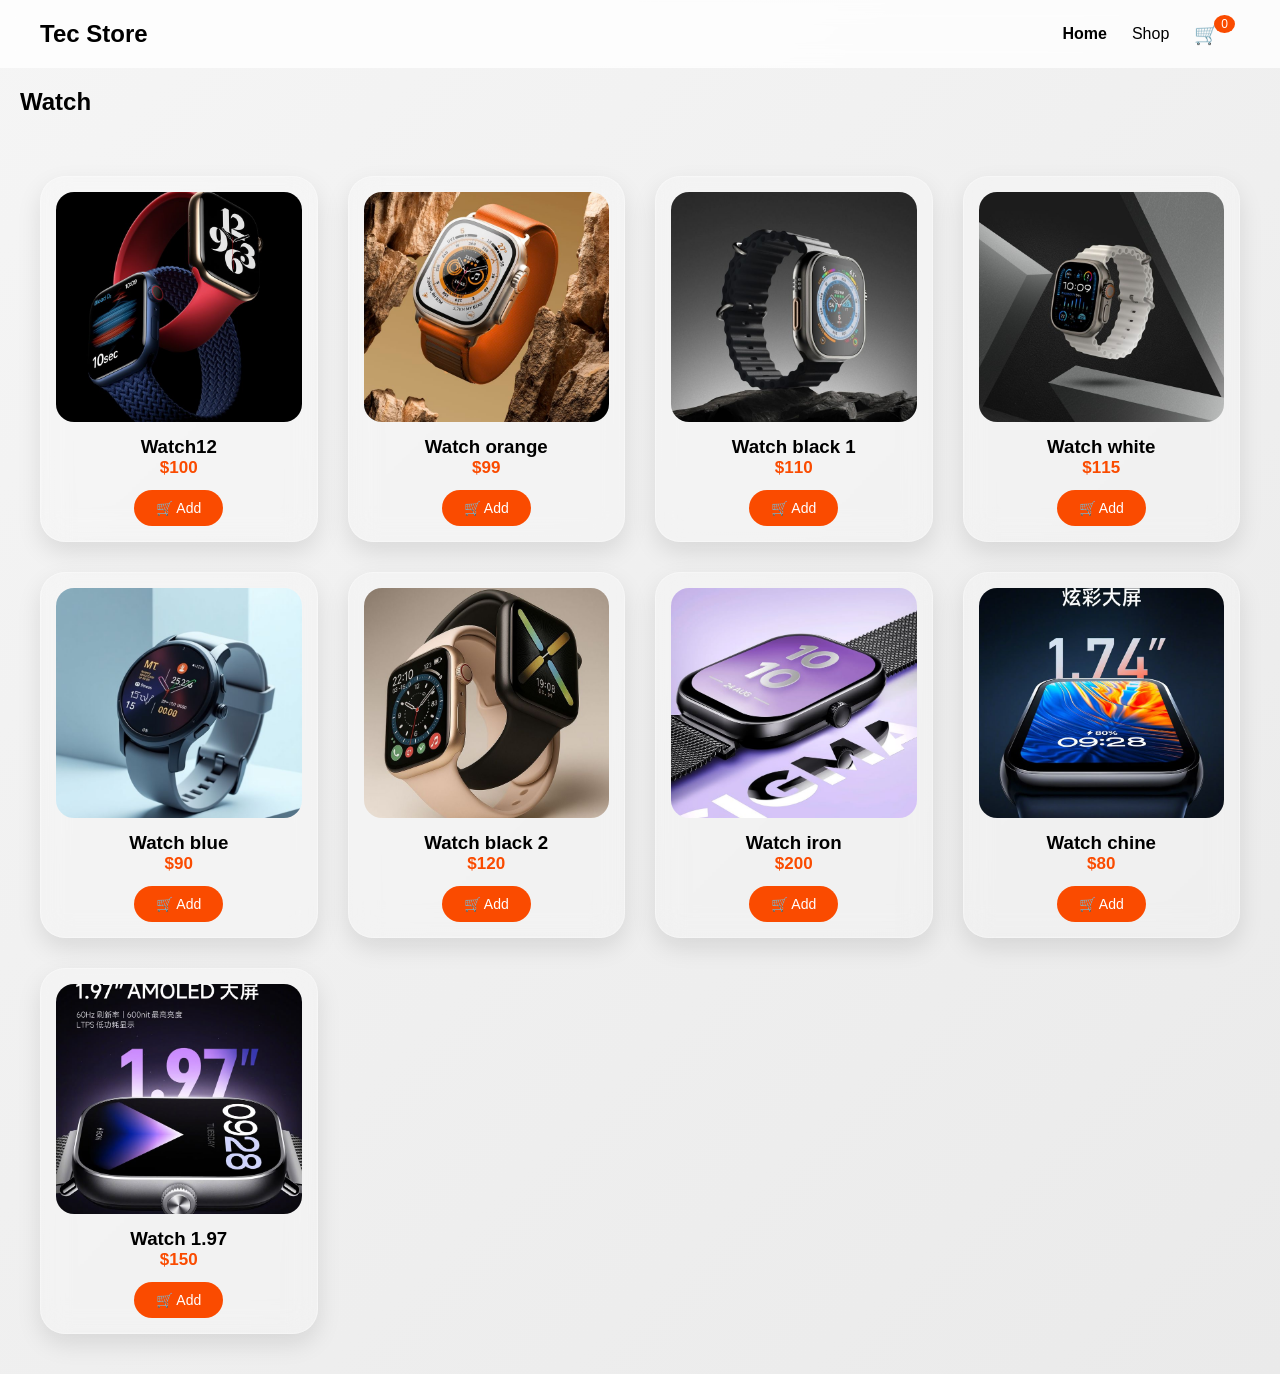
<file: E-commers/Smart Watch.html>
<!DOCTYPE html>
<html lang="en">
<head>
    <meta charset="UTF-8">
    <title>Watch</title>
    <link rel="stylesheet" href="products.css">
</head>
<body>

<!-- Navbar الموحد -->
<div class="navbar">
    <h2 class="logo">Tec Store</h2>
    <ul class="menu">
        <li><a href="index.html">Home</a></li>
        <li>Shop</li>
        <!-- أيقونة العربة والقائمة المنسدلة -->
        <li class="cart-wrapper">
            <div id="cart-icon" onclick="toggleCart()">
                🛒 <span id="cart-count">0</span>
            </div>
            <div id="cart-dropdown" class="cart-dropdown">
                <ul id="cart-items-list">
                    <li style="text-align:center; padding:10px;">العربة فارغة</li>
                </ul>
                <div class="cart-total">
                    <p>Total: $<span id="cart-total-price">0</span></p>
                    <button class="checkout-btn">Checkout</button>
                </div>
            </div>
        </li>
    </ul>
</div>

<h2 style="padding:20px;">Watch</h2>

<div class="products">

    <!-- المنتج 1 -->
    <div class="product-card">
        <img src="img/watch.jpg">
        <h3>Watch12</h3>
        <p class="price">$100</p>
        <div class="action-area">
            <button class="add-btn" onclick="addToCart(this, 'Watch12', 100)">🛒 Add</button>
            <div class="counter" style="display: none;">
                <button onclick="changeQty(this, -1, 'Watch12')">-</button>
                <span class="qty">1</span>
                <button onclick="changeQty(this, 1, 'Watch12')">+</button>
            </div>
        </div>
    </div>

    <!-- المنتج 2 -->
    <div class="product-card">
        <img src="img/Watchs/Watch1.jpg">
        <h3>Watch orange</h3>
        <p class="price">$99</p>
        <div class="action-area">
            <button class="add-btn" onclick="addToCart(this, 'Watch orange', 99)">🛒 Add</button>
            <div class="counter" style="display: none;">
                <button onclick="changeQty(this, -1, 'Watch orange')">-</button>
                <span class="qty">1</span>
                <button onclick="changeQty(this, 1, 'Watch orange')">+</button>
            </div>
        </div>
    </div>

    <!-- المنتج 3 -->
    <div class="product-card">
        <img src="img/Watchs/Watch2.jpg">
        <h3>Watch black 1</h3>
        <p class="price">$110</p>
        <div class="action-area">
            <button class="add-btn" onclick="addToCart(this, 'Watch black 1', 110)">🛒 Add</button>
            <div class="counter" style="display: none;">
                <button onclick="changeQty(this, -1, 'Watch black 1')">-</button>
                <span class="qty">1</span>
                <button onclick="changeQty(this, 1, 'Watch black 1')">+</button>
            </div>
        </div>
    </div>

    <!-- المنتج 4 -->
    <div class="product-card">
        <img src="img/Watchs/Watch3.jpg">
        <h3>Watch white</h3>
        <p class="price">$115</p>
        <div class="action-area">
            <button class="add-btn" onclick="addToCart(this, 'Watch white', 115)">🛒 Add</button>
            <div class="counter" style="display: none;">
                <button onclick="changeQty(this, -1, 'Watch white')">-</button>
                <span class="qty">1</span>
                <button onclick="changeQty(this, 1, 'Watch white')">+</button>
            </div>
        </div>
    </div>

    <!-- المنتج 5 -->
    <div class="product-card">
        <img src="img/Watchs/Watch4.jpg">
        <h3>Watch blue</h3>
        <p class="price">$90</p>
        <div class="action-area">
            <button class="add-btn" onclick="addToCart(this, 'Watch blue', 90)">🛒 Add</button>
            <div class="counter" style="display: none;">
                <button onclick="changeQty(this, -1, 'Watch blue')">-</button>
                <span class="qty">1</span>
                <button onclick="changeQty(this, 1, 'Watch blue')">+</button>
            </div>
        </div>
    </div>

    <!-- المنتج 6 -->
    <div class="product-card">
        <img src="img/Watchs/Watch5.jpg">
        <h3>Watch black 2</h3>
        <p class="price">$120</p>
        <div class="action-area">
            <button class="add-btn" onclick="addToCart(this, 'Watch black 2', 120)">🛒 Add</button>
            <div class="counter" style="display: none;">
                <button onclick="changeQty(this, -1, 'Watch black 2')">-</button>
                <span class="qty">1</span>
                <button onclick="changeQty(this, 1, 'Watch black 2')">+</button>
            </div>
        </div>
    </div>

    <!-- المنتج 7 -->
    <div class="product-card">
        <img src="img/Watchs/Watch6.jpg">
        <h3>Watch iron</h3>
        <p class="price">$200</p>
        <div class="action-area">
            <button class="add-btn" onclick="addToCart(this, 'Watch iron', 200)">🛒 Add</button>
            <div class="counter" style="display: none;">
                <button onclick="changeQty(this, -1, 'Watch iron')">-</button>
                <span class="qty">1</span>
                <button onclick="changeQty(this, 1, 'Watch iron')">+</button>
            </div>
        </div>
    </div>

    <!-- المنتج 8 -->
    <div class="product-card">
        <img src="img/Watchs/Watch7.jpg">
        <h3>Watch chine</h3>
        <p class="price">$80</p>
        <div class="action-area">
            <button class="add-btn" onclick="addToCart(this, 'Watch chine', 80)">🛒 Add</button>
            <div class="counter" style="display: none;">
                <button onclick="changeQty(this, -1, 'Watch chine')">-</button>
                <span class="qty">1</span>
                <button onclick="changeQty(this, 1, 'Watch chine')">+</button>
            </div>
        </div>
    </div>

    <!-- المنتج 9 -->
    <div class="product-card">
        <img src="img/Watchs/Watch8.jpg">
        <h3>Watch 1.97</h3>
        <p class="price">$150</p>
        <div class="action-area">
            <button class="add-btn" onclick="addToCart(this, 'Watch 1.97', 150)">🛒 Add</button>
            <div class="counter" style="display: none;">
                <button onclick="changeQty(this, -1, 'Watch 1.97')">-</button>
                <span class="qty">1</span>
                <button onclick="changeQty(this, 1, 'Watch 1.97')">+</button>
            </div>
        </div>
    </div>

</div>

<!-- ربط ملف الـ JS -->
<script src="script.js"></script>
</body>
</html>
</file>
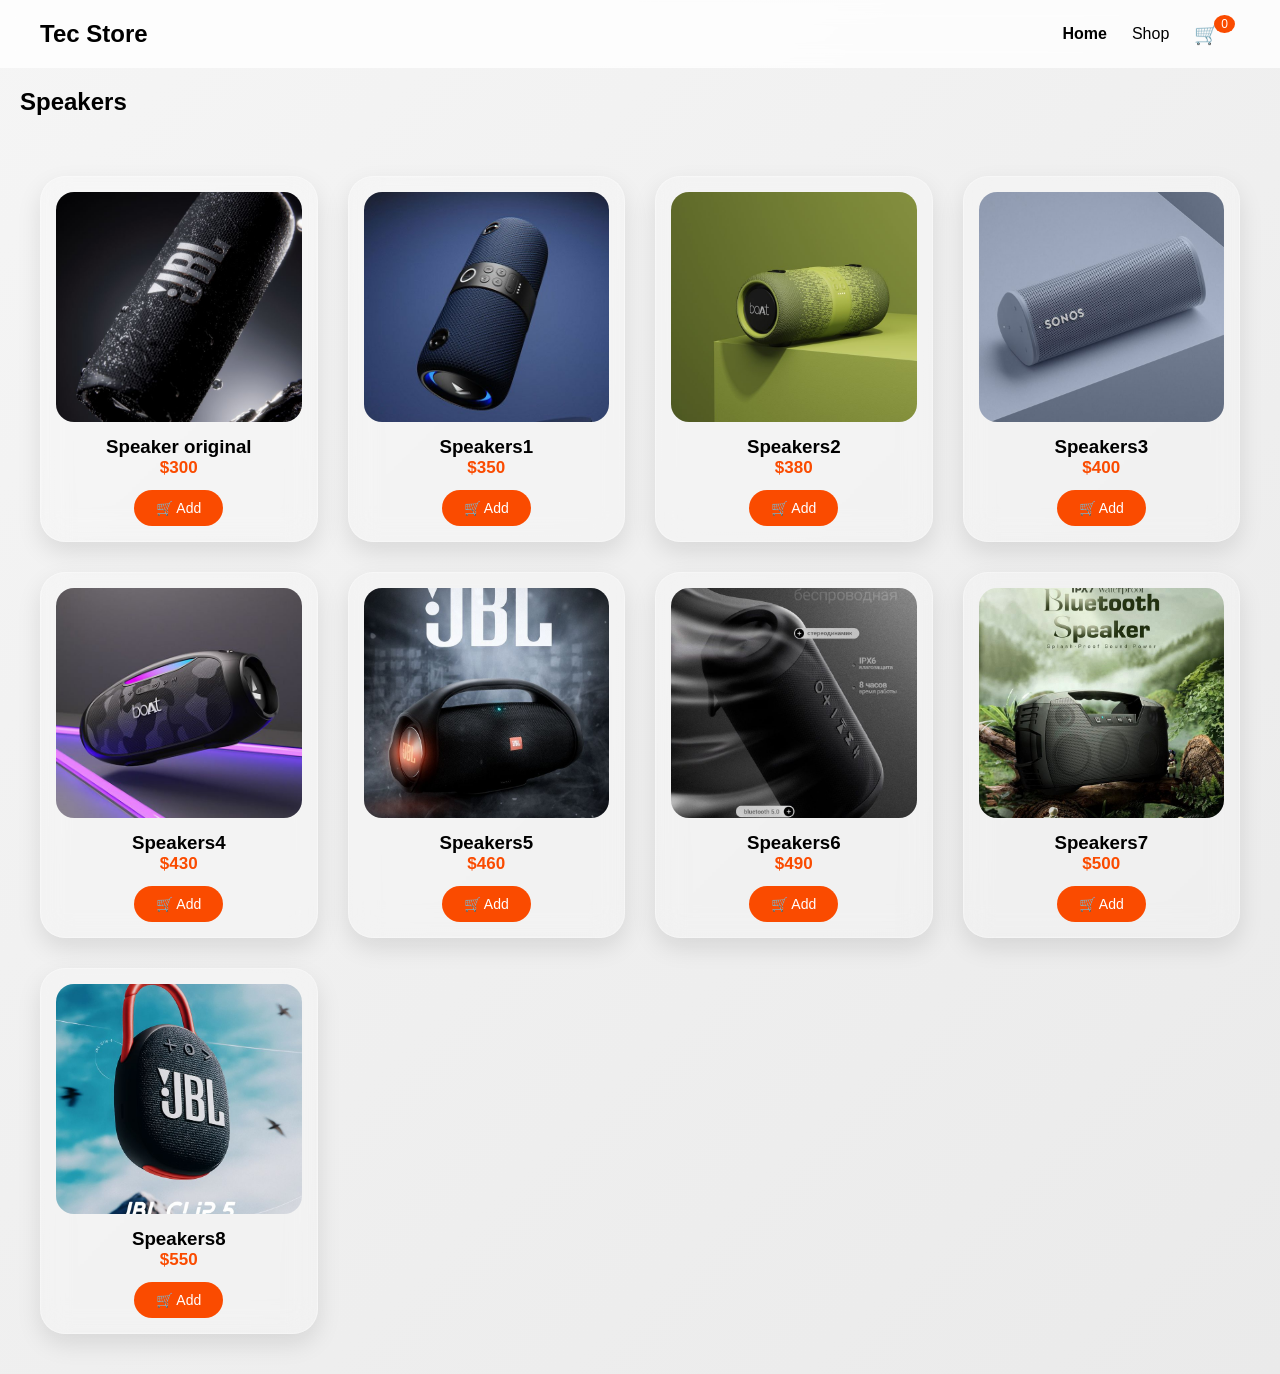
<file: E-commers/Speakers.html>
<!DOCTYPE html>
<html lang="en">
<head>
    <meta charset="UTF-8">
    <title>Speakers</title>
    <link rel="stylesheet" href="products.css">
</head>
<body>

<!-- Navbar الموحد -->
<div class="navbar">
    <h2 class="logo">Tec Store</h2>
    <ul class="menu">
        <li><a href="index.html">Home</a></li>
        <li>Shop</li>
        <!-- أيقونة العربة والقائمة المنسدلة -->
        <li class="cart-wrapper">
            <div id="cart-icon" onclick="toggleCart()">
                🛒 <span id="cart-count">0</span>
            </div>
            <div id="cart-dropdown" class="cart-dropdown">
                <ul id="cart-items-list">
                    <li style="text-align:center; padding:10px;">العربة فارغة</li>
                </ul>
                <div class="cart-total">
                    <p>Total: $<span id="cart-total-price">0</span></p>
                    <button class="checkout-btn">Checkout</button>
                </div>
            </div>
        </li>
    </ul>
</div>

<h2 style="padding:20px;">Speakers</h2>

<div class="products">

    <!-- المنتج 1 -->
    <div class="product-card">
        <img src="img/Speaker.jpg">
        <h3>Speaker original</h3>
        <p class="price">$300</p>
        <div class="action-area">
            <button class="add-btn" onclick="addToCart(this, 'Speaker original', 300)">🛒 Add</button>
            <div class="counter" style="display: none;">
                <button onclick="changeQty(this, -1, 'Speaker original')">-</button>
                <span class="qty">1</span>
                <button onclick="changeQty(this, 1, 'Speaker original')">+</button>
            </div>
        </div>
    </div>

    <!-- المنتج 2 -->
    <div class="product-card">
        <img src="img/Speakers/Speaker1.jpg">
        <h3>Speakers1</h3>
        <p class="price">$350</p>
        <div class="action-area">
            <button class="add-btn" onclick="addToCart(this, 'Speakers1', 350)">🛒 Add</button>
            <div class="counter" style="display: none;">
                <button onclick="changeQty(this, -1, 'Speakers1')">-</button>
                <span class="qty">1</span>
                <button onclick="changeQty(this, 1, 'Speakers1')">+</button>
            </div>
        </div>
    </div>

    <!-- المنتج 3 -->
    <div class="product-card">
        <img src="img/Speakers/Speakers2.jpg">
        <h3>Speakers2</h3>
        <p class="price">$380</p>
        <div class="action-area">
            <button class="add-btn" onclick="addToCart(this, 'Speakers2', 380)">🛒 Add</button>
            <div class="counter" style="display: none;">
                <button onclick="changeQty(this, -1, 'Speakers2')">-</button>
                <span class="qty">1</span>
                <button onclick="changeQty(this, 1, 'Speakers2')">+</button>
            </div>
        </div>
    </div>

    <!-- المنتج 4 -->
    <div class="product-card">
        <img src="img/Speakers/Speakers3.jpg">
        <h3>Speakers3</h3>
        <p class="price">$400</p>
        <div class="action-area">
            <button class="add-btn" onclick="addToCart(this, 'Speakers3', 400)">🛒 Add</button>
            <div class="counter" style="display: none;">
                <button onclick="changeQty(this, -1, 'Speakers3')">-</button>
                <span class="qty">1</span>
                <button onclick="changeQty(this, 1, 'Speakers3')">+</button>
            </div>
        </div>
    </div>

    <!-- المنتج 5 -->
    <div class="product-card">
        <img src="img/Speakers/Speakers4.jpg">
        <h3>Speakers4</h3>
        <p class="price">$430</p>
        <div class="action-area">
            <button class="add-btn" onclick="addToCart(this, 'Speakers4', 430)">🛒 Add</button>
            <div class="counter" style="display: none;">
                <button onclick="changeQty(this, -1, 'Speakers4')">-</button>
                <span class="qty">1</span>
                <button onclick="changeQty(this, 1, 'Speakers4')">+</button>
            </div>
        </div>
    </div>

    <!-- المنتج 6 -->
    <div class="product-card">
        <img src="img/Speakers/Speakers5.jpg">
        <h3>Speakers5</h3>
        <p class="price">$460</p>
        <div class="action-area">
            <button class="add-btn" onclick="addToCart(this, 'Speakers5', 460)">🛒 Add</button>
            <div class="counter" style="display: none;">
                <button onclick="changeQty(this, -1, 'Speakers5')">-</button>
                <span class="qty">1</span>
                <button onclick="changeQty(this, 1, 'Speakers5')">+</button>
            </div>
        </div>
    </div>

    <!-- المنتج 7 -->
    <div class="product-card">
        <img src="img/Speakers/Speakers6.jpg">
        <h3>Speakers6</h3>
        <p class="price">$490</p>
        <div class="action-area">
            <button class="add-btn" onclick="addToCart(this, 'Speakers6', 490)">🛒 Add</button>
            <div class="counter" style="display: none;">
                <button onclick="changeQty(this, -1, 'Speakers6')">-</button>
                <span class="qty">1</span>
                <button onclick="changeQty(this, 1, 'Speakers6')">+</button>
            </div>
        </div>
    </div>

    <!-- المنتج 8 -->
    <div class="product-card">
        <img src="img/Speakers/Speakers7.jpg">
        <h3>Speakers7</h3>
        <p class="price">$500</p>
        <div class="action-area">
            <button class="add-btn" onclick="addToCart(this, 'Speakers7', 500)">🛒 Add</button>
            <div class="counter" style="display: none;">
                <button onclick="changeQty(this, -1, 'Speakers7')">-</button>
                <span class="qty">1</span>
                <button onclick="changeQty(this, 1, 'Speakers7')">+</button>
            </div>
        </div>
    </div>

    <!-- المنتج 9 -->
    <div class="product-card">
        <img src="img/Speakers/Speakers8.jpg">
        <h3>Speakers8</h3>
        <p class="price">$550</p>
        <div class="action-area">
            <button class="add-btn" onclick="addToCart(this, 'Speakers8', 550)">🛒 Add</button>
            <div class="counter" style="display: none;">
                <button onclick="changeQty(this, -1, 'Speakers8')">-</button>
                <span class="qty">1</span>
                <button onclick="changeQty(this, 1, 'Speakers8')">+</button>
            </div>
        </div>
    </div>

</div>

<!-- ربط ملف الـ JS -->
<script src="script.js"></script>
</body>
</html>
</file>
<file: E-commers/style.css>
body {
    margin: 0;
    font-family: Arial, sans-serif;
    background: #fffdfd;
}

/* Navbar */
.navbar {
    display: flex;
    justify-content: space-between;
    align-items: center;
    padding: 20px;
    background: rgb(255, 255, 255);
    font-weight: bold;
}

.menu {
    list-style:none;
    display: flex;
    gap: 20px;
    margin: 5px;
    padding: 5px;
    color: #000000;
}

.menu a {
    text-decoration: none;
    color: rgb(0, 0, 0);
}

/* Hero */
.hero {
       display: flex;
    justify-content: space-between;
    align-items: center;
    background: rgba(255, 255, 255, 0.678);
    overflow: hidden;
}

.hero-text h1 {
    font-size: 80px;
    padding: 20px;
     margin-top: 0;        /* شيل المسافة اللي فوق h1 */
    margin-bottom: 10px;
    color: #000000;
}
h2{
    font-size:xx-large;
    color: #ff7504;
    padding: 20px;
     margin-bottom: 1px; 
}

.hero-text button {
    padding: 10px 25px;
    border: none;
    border-radius: 20px;
    background: #ff7504;
    color: white;
    cursor: pointer;
     box-shadow: 
        0 8px 32px rgba(39, 38, 38, 0.3);
         margin-left: 15px; 
        
    
}

.hero-img img {
 width: 350px;
 
    animation: float 3s ease-in-out infinite;
}
@keyframes float {
    0% {
        transform: translateY(20px);
    }
    50% {
        transform: translateY(-35px);
    }
    100% {
        transform: translateY(20px);
    }
}

/* Categories */
.categories {
    display: flex;
    flex-wrap: wrap;
    gap: 20px;
    padding: 20px;
}

.card-link {
    text-decoration: none;
}

.card {
    width: 200px;
    background: transparent;
    padding: 10px;
    border-radius: 20px;
    text-align: center;
    transition: 0.4s;
}

.card img {
    width: 100%;
    height: 260px;
    object-fit: cover;
    border-radius: 15px;
    
}

.card:hover {
    transform: scale(1.2);
}

.card p {
    margin-top: 10px;
    font-weight: bold;
    color: #000000;
}
.page-title {
    text-align: center;
    margin: 40px 0;
    font-size: 40px;
    color: #ffffff;
}

.about-container {
    display: flex;
    justify-content: center;
    gap: 30px;
    padding: 20px;
    
}
.about-container {
    display: flex;
    flex-direction: row;
    align-items: center;
    
}

/* الكروت اللي تحت */
.bottom-cards {
    display: flex;
    gap: 30px;
}

.about-card {
    width: 250px;
    background: rgba(255,255,255,0.15);
    backdrop-filter: blur(10px);
    border-radius: 20px;
    text-align: center;
    padding: 20px;
    color: #ffffff;
}

/* container الصورة */
.about-img {
    perspective: 1000px;
}

/* الصورة نفسها */
.about-img img {
    width: 100%;
    height: 220px;
    object-fit: cover;
    border-radius: 15px;
    transition: 0.6s;
    box-shadow: 0 20px 40px rgba(0,0,0,0.25);
}

/* الحركة على الصورة فقط */
.about-card:hover .about-img img {
    transform: rotateY(180deg);

}
</file>
<file: E-commers/products.css>
/* Reset */
* {
    margin: 0;
    padding: 0;
    box-sizing: border-box;
}

body {
    font-family: Arial, sans-serif;
    background: linear-gradient(135deg, #f5f5f5, #eaeaea);
    min-height: 100vh;
}

/* Navbar */
.navbar {
    display: flex;
    justify-content: space-between;
    align-items: center;
    padding: 20px 40px;
    background: rgba(255, 255, 255, 0.8);
    backdrop-filter: blur(10px);
    position: sticky;
    top: 0;
    z-index: 1000;
}

.menu {
    list-style: none;
    display: flex;
    align-items: center;
    gap: 25px;
}

.menu a {
    text-decoration: none;
    color: #000;
    font-weight: bold;
}

.menu a:hover {
    color: rgb(250, 75, 0);
}

/* --- تنسيقات العربة في الهيدر --- */
.cart-wrapper {
    position: relative;
    cursor: pointer;
}

#cart-icon {
    font-size: 20px;
    display: flex;
    align-items: center;
}

#cart-count {
    background: rgb(250, 75, 0);
    color: white;
    font-size: 12px;
    padding: 2px 7px;
    border-radius: 50%;
    position: relative;
    top: -10px;
    right: 5px;
}

.cart-dropdown {
    display: none;
    position: absolute;
    top: 40px;
    right: 0;
    width: 280px;
    background: rgba(255, 255, 255, 0.95);
    backdrop-filter: blur(15px);
    border-radius: 15px;
    box-shadow: 0 15px 35px rgba(0,0,0,0.2);
    padding: 20px;
    border: 1px solid rgba(255, 255, 255, 0.3);
    z-index: 2000;
}

.cart-dropdown.active {
    display: block;
    animation: slideDown 0.3s ease;
}

#cart-items-list {
    list-style: none;
    max-height: 200px;
    overflow-y: auto;
    margin-bottom: 15px;
}

.cart-total {
    border-top: 1px solid #ddd;
    padding-top: 10px;
    text-align: center;
}

.checkout-btn {
    width: 100%;
    margin-top: 10px;
    background: rgb(250, 75, 0) !important;
}

/* --- Products Grid --- */
.products {
    display: grid;
    grid-template-columns: repeat(auto-fill, minmax(230px, 1fr));
    gap: 30px;
    padding: 40px;
}

/* Product Card (Glass) */
.product-card {
    position: relative;
    background: rgba(255, 255, 255, 0.2);
    backdrop-filter: blur(14px);
    -webkit-backdrop-filter: blur(14px);
    border-radius: 25px;
    border: 1px solid rgba(255, 255, 255, 0.3);
    padding: 15px;
    text-align: center;
    box-shadow: 0 10px 25px rgba(0, 0, 0, 0.1);
    transition: 0.4s ease;
}

.product-card:hover {
    transform: translateY(-12px) scale(1.05);
    box-shadow: 0 25px 45px rgba(0, 0, 0, 0.25);
}

.product-card img {
    width: 100%;
    height: 230px;
    object-fit: cover;
    border-radius: 18px;
    margin-bottom: 10px;
}

.price {
    color: rgb(250, 75, 0);
    font-size: 17px;
    font-weight: bold;
}

/* --- Buttons & Counters --- */
.product-card button {
    margin-top: 12px;
    padding: 10px 22px;
    border: none;
    border-radius: 25px;
    background: rgb(250, 75, 0);
    color: white;
    font-size: 14px;
    cursor: pointer;
    transition: 0.3s;
}

.product-card button:hover {
    background: black;
}

.counter {
    display: flex;
    align-items: center;
    justify-content: center;
    gap: 15px;
    margin-top: 12px;
}

.counter button {
    width: 35px;
    height: 35px;
    padding: 0;
    display: flex;
    align-items: center;
    justify-content: center;
    font-size: 18px;
}

.qty {
    font-weight: bold;
    font-size: 18px;
}

/* Animation */
@keyframes slideDown {
    from { opacity: 0; transform: translateY(-10px); }
    to { opacity: 1; transform: translateY(0); }
}

/* Responsive */
@media (max-width: 768px) {
    .products { padding: 20px; }
}
</file>
<file: E-commers/about us.css>
* {
    margin: 0;
    padding: 0;
    box-sizing: border-box;
}

body {
    font-family: Arial, sans-serif;
    background: #f5f5f5;
        background-image: url('img/download.jpg'); /* رابط الصورة */
    background-size: cover;      /* تكبر الصورة لتغطي كامل الصفحة */
    background-repeat: no-repeat; /* تمنع تكرار الصورة */
    background-position: center;  /* تمركز الصورة في النص */
}

/* Navbar */
.navbar {
    display: flex;
    justify-content: space-between;
    padding: 20px 40px;
    background: rgba(255, 255, 255, 0);
}

.menu {
    list-style: none;
    display: flex;
    gap: 20px;
    color: #ffffff;
}

.menu a {
    text-decoration: none;
    color: rgb(255, 255, 255);
    font-weight: bold;
}

/* Title */
.title {
    text-align: center;
    margin: 40px 0;
    color: #ffffff;
}

/* Team Section */
.team {
    display: flex;
    justify-content: center;
    gap: 40px;
    padding-bottom: 50px;
    color: #ffffff;
}

/* Flip Card */
.flip-card {
    width: 250px;
    height: 320px;
    perspective: 1000px;
    cursor: pointer;
}

.flip-card input {
    display: none;
}

.card-inner {
    width: 100%;
    height: 100%;
    position: relative;
    transition: transform 0.8s;
    transform-style: preserve-3d;
}

/* لما أضغط */
.flip-card input:checked + .card-inner {
    transform: rotateY(180deg);
}

/* Front & Back */
.card-front,
.card-back {
    position: absolute;
    width: 100%;
    height: 100%;
    border-radius: 20px;
    backface-visibility: hidden;
    display: flex;
    flex-direction: column;
    justify-content: center;
    align-items: center;
    background: white;
    box-shadow: 0 15px 30px rgba(0,0,0,0.15);
}

/* Front */
.card-front img {
    width: 120px;
    height: 120px;
    border-radius: 50%;
    object-fit: cover;
    margin-bottom: 15px;
}

/* Back */
.card-back {
    transform: rotateY(180deg);
    background: rgb(250, 75, 0);
    color: white;
}

/* Hover effect */
.flip-card:hover .card-inner {
    transform: rotateY(10deg);
}
</file>
